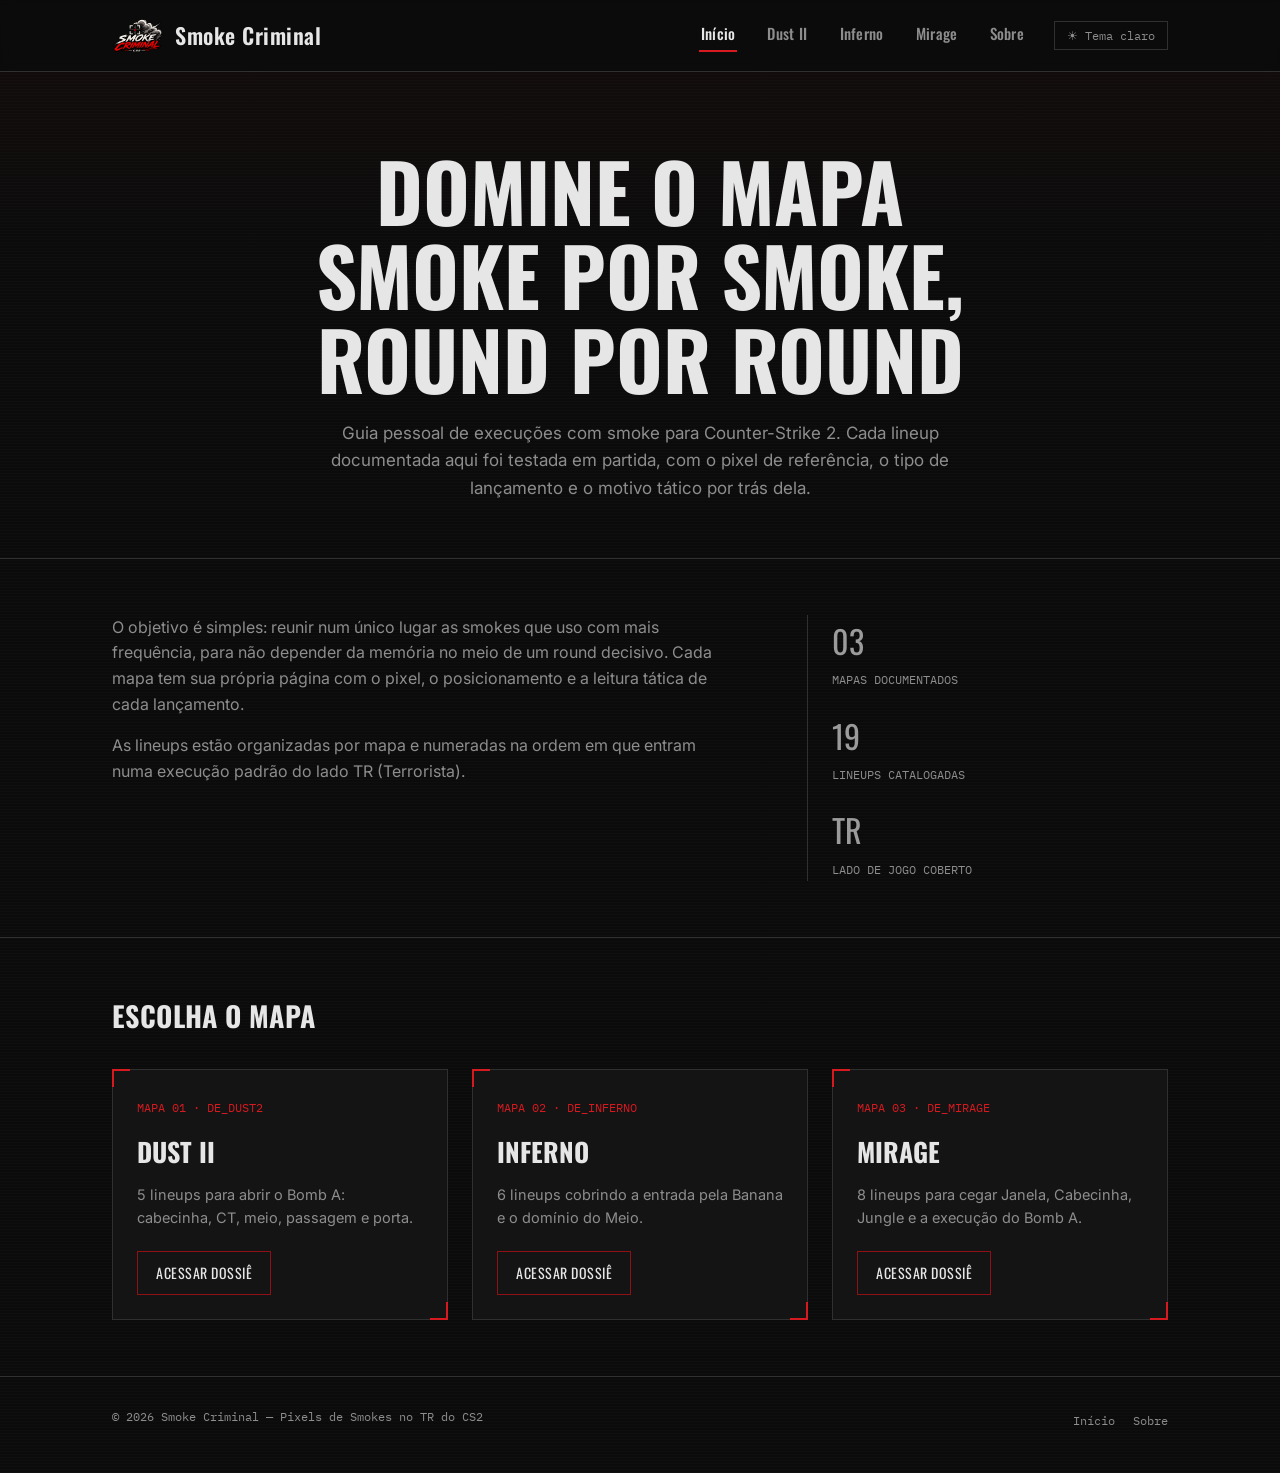
<file: index.html>
<!DOCTYPE html>
<html lang="pt-BR">
<head>
    <meta charset="UTF-8">
    <meta name="viewport" content="width=device-width, initial-scale=1.0">
    <title>Smoke Criminal — Dossiê de Smokes no CS2</title>
    <link rel="stylesheet" href="style.css">
    <script src="tema.js"></script>
</head>
<body>

    <header class="site-header">
        <div class="wrap">
            <a href="index.html" class="brand">
                <img src="Logotipo-semfundo.png" alt="Smoke Criminal">
                Smoke Criminal 
            </a>
            <nav class="main-nav">
                <ul>
                    <li><a href="index.html" class="is-active">Início</a></li>
                    <li><a href="dust.html">Dust II</a></li>
                    <li><a href="inferno.html">Inferno</a></li>
                    <li><a href="mirage.html">Mirage</a></li>
                    <li><a href="sobre.html">Sobre</a></li>
                </ul>
            </nav>
        </div>
    </header>

    <main>
        <section class="hero">
            <div class="wrap">
                <h1>Domine o mapa smoke por smoke, round por round</h1>
                <p>Guia pessoal de execuções com smoke para Counter-Strike 2. Cada lineup documentada aqui foi testada em partida, com o pixel de referência, o tipo de lançamento e o motivo tático por trás dela.</p>
            </div>
        </section>

        <section class="section">
            <div class="wrap briefing">
                <div class="lede">
                    <p>O objetivo é simples: reunir num único lugar as smokes que uso com mais frequência, para não depender da memória no meio de um round decisivo. Cada mapa tem sua própria página com o pixel, o posicionamento e a leitura tática de cada lançamento.</p>
                    <p>As lineups estão organizadas por mapa e numeradas na ordem em que entram numa execução padrão do lado TR (Terrorista).</p>
                </div>
                <div class="stat-block">
                    <div class="stat">
                        <span class="num">03</span>
                        <span class="label">MAPAS DOCUMENTADOS</span>
                    </div>
                    <div class="stat">
                        <span class="num">19</span>
                        <span class="label">LINEUPS CATALOGADAS</span>
                    </div>
                    <div class="stat">
                        <span class="num">TR</span>
                        <span class="label">LADO DE JOGO COBERTO</span>
                    </div>
                </div>
            </div>
        </section>

        <section class="section">
            <div class="wrap">
                <div class="section-head">
                    <h2>Escolha o mapa</h2>
                </div>
                <div class="map-grid">

                    <article class="map-card">
                        <span class="map-code">MAPA 01 · DE_DUST2</span>
                        <h3>Dust II</h3>
                        <p>5 lineups para abrir o Bomb A: cabecinha, CT, meio, passagem e porta.</p>
                        <a href="dust.html" class="btn">Acessar dossiê</a>
                    </article>

                    <article class="map-card">
                        <span class="map-code">MAPA 02 · DE_INFERNO</span>
                        <h3>Inferno</h3>
                        <p>6 lineups cobrindo a entrada pela Banana e o domínio do Meio.</p>
                        <a href="inferno.html" class="btn">Acessar dossiê</a>
                    </article>

                    <article class="map-card">
                        <span class="map-code">MAPA 03 · DE_MIRAGE</span>
                        <h3>Mirage</h3>
                        <p>8 lineups para cegar Janela, Cabecinha, Jungle e a execução do Bomb A.</p>
                        <a href="mirage.html" class="btn">Acessar dossiê</a>
                    </article>

                </div>
            </div>
        </section>
    </main>

    <footer class="site-footer">
        <div class="wrap">
            <p>&copy; 2026 Smoke Criminal — Pixels de Smokes no TR do CS2</p>
            <ul class="foot-nav">
                <li><a href="index.html">Início</a></li>
                <li><a href="sobre.html">Sobre</a></li>
            </ul>
        </div>
    </footer>

</body>
</html>
</file>
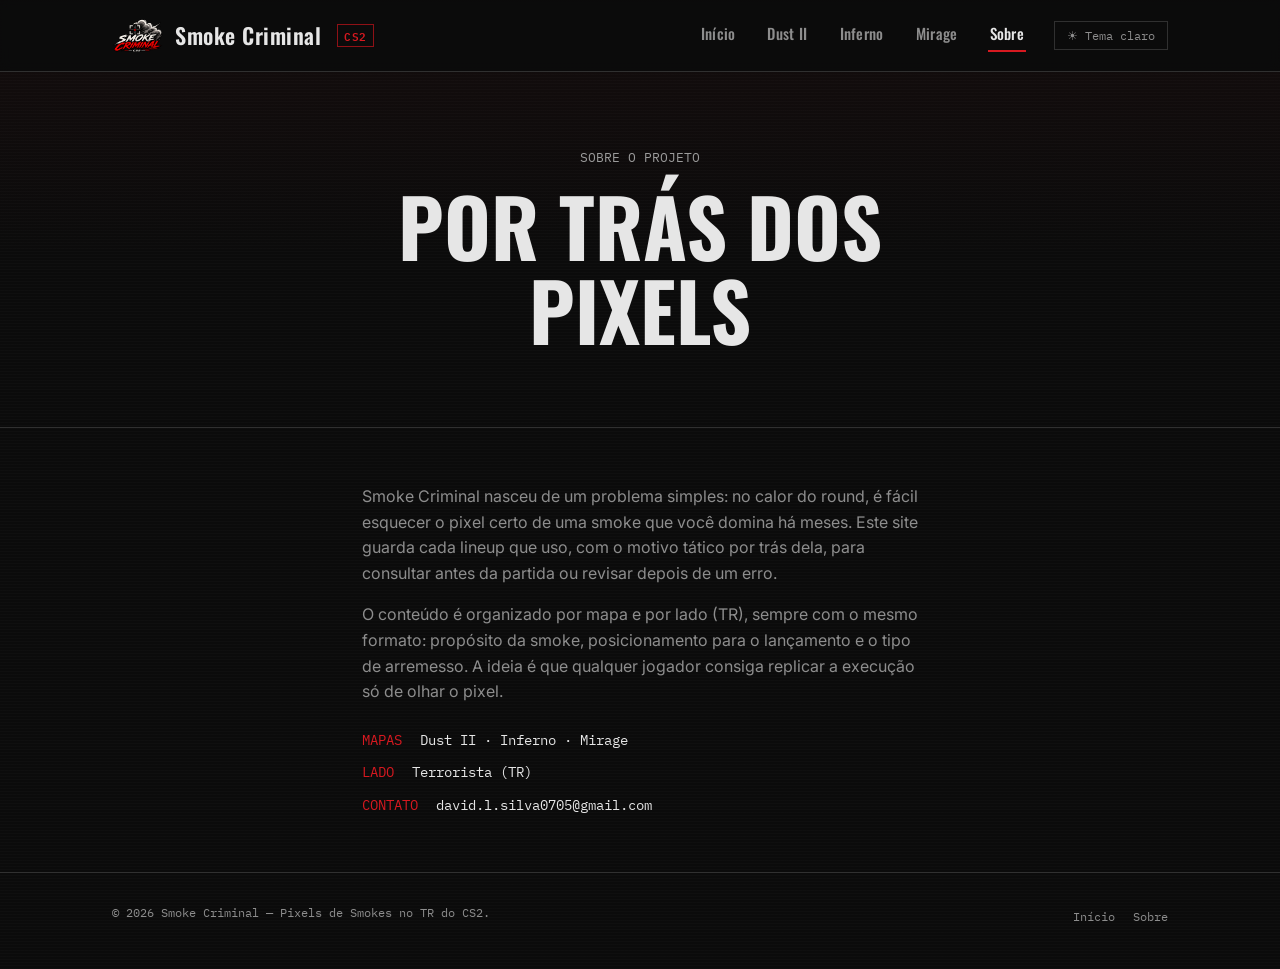
<file: sobre.html>
<!DOCTYPE html>
<html lang="pt-BR">
<head>
    <meta charset="UTF-8">
    <meta name="viewport" content="width=device-width, initial-scale=1.0">
    <title>Sobre — Smoke Criminal</title>
    <link rel="stylesheet" href="style.css">
    <script src="tema.js"></script>
</head>
<body>

    <header class="site-header">
        <div class="wrap">
            <a href="index.html" class="brand">
                <img src="Logotipo-semfundo.png" alt="Smoke Criminal">
                Smoke Criminal <span class="tag">CS2</span>
            </a>
            <nav class="main-nav">
                <ul>
                    <li><a href="index.html">Início</a></li>
                    <li><a href="dust.html">Dust II</a></li>
                    <li><a href="inferno.html">Inferno</a></li>
                    <li><a href="mirage.html">Mirage</a></li>
                    <li><a href="sobre.html" class="is-active">Sobre</a></li>
                </ul>
            </nav>
        </div>
    </header>

    <main>
        <section class="hero">
            <div class="wrap">
                <p class="eyebrow">SOBRE O PROJETO</p>
                <h1>Por trás dos Pixels</h1>
            </div>
        </section>

        <section class="section">
            <div class="wrap info-block">
                <p>Smoke Criminal nasceu de um problema simples: no calor do round, é fácil esquecer o pixel certo de uma smoke que você domina há meses. Este site guarda cada lineup que uso, com o motivo tático por trás dela, para consultar antes da partida ou revisar depois de um erro.</p>
                <p>O conteúdo é organizado por mapa e por lado (TR), sempre com o mesmo formato: propósito da smoke, posicionamento para o lançamento e o tipo de arremesso. A ideia é que qualquer jogador consiga replicar a execução só de olhar o pixel.</p>

                <ul class="contact-list">
                    <li><span>MAPAS</span> Dust II · Inferno · Mirage</li>
                    <li><span>LADO</span> Terrorista (TR)</li>
                    <li><span>CONTATO</span> david.l.silva0705@gmail.com</li>
                </ul>
            </div>
        </section>
    </main>

    <footer class="site-footer">
        <div class="wrap">
            <p>&copy; 2026 Smoke Criminal — Pixels de Smokes no TR do CS2.</p>
            <ul class="foot-nav">
                <li><a href="index.html">Início</a></li>
                <li><a href="sobre.html">Sobre</a></li>
            </ul>
        </div>
    </footer>

</body>
</html>
</file>
<file: style.css>
@import url('https://fonts.googleapis.com/css2?family=Oswald:wght@500;600;700&family=Inter:wght@400;500;600&family=IBM+Plex+Mono:wght@500;600&display=swap');

:root{
  --bg: #0b0b0b;
  --panel: #141414;
  --panel-2: #1c1c1c;
  --border: #303030;
  --red: #d71920;
  --red-dim: #8f1116;
  --gray: #9b9b9b;
  --text: #e6e6e6;
  --text-muted: #8d8d8d;
  --mono: 'IBM Plex Mono', monospace;
  --display: 'Oswald', sans-serif;
  --body: 'Inter', sans-serif;
}

*{ box-sizing: border-box; }

html{ scroll-behavior: smooth; }

body{
  margin: 0;
  background: var(--bg);
  background-image:
    linear-gradient(180deg, rgba(193,39,45,0.05), transparent 260px),
    repeating-linear-gradient(0deg, rgba(255,255,255,0.015) 0px, rgba(255,255,255,0.015) 1px, transparent 1px, transparent 3px);
  color: var(--text);
  font-family: var(--body);
  font-size: 16px;
  line-height: 1.6;
}

a{ color: inherit; text-decoration: none; }

img{ max-width: 100%; display: block; }

/* ---------- layout helpers ---------- */
.wrap{
  max-width: 1120px;
  margin: 0 auto;
  padding: 0 32px;
}

/* ---------- header / nav ---------- */
.site-header{
  border-bottom: 1px solid var(--border);
  background: rgba(11,11,11,0.92);
  position: sticky;
  top: 0;
  z-index: 20;
  backdrop-filter: blur(6px);
}

.site-header .wrap{
  display: flex;
  align-items: center;
  justify-content: space-between;
  padding-top: 18px;
  padding-bottom: 18px;
  gap: 24px;
}

.brand{
  display: flex;
  align-items: center;
  gap: 12px;
  font-family: var(--display);
  font-size: 22px;
  font-weight: 600;
  letter-spacing: 0.5px;
  color: var(--text);
}

.brand img{ height: 34px; width: auto; }

.brand .tag{
  font-family: var(--mono);
  font-size: 11px;
  color: var(--red);
  border: 1px solid var(--red-dim);
  padding: 2px 6px;
  margin-left: 4px;
}

.main-nav ul{
  list-style: none;
  display: flex;
  flex-wrap: wrap;
  gap: 28px;
  margin: 0;
  padding: 0;
}

.main-nav a{
  font-family: var(--display);
  font-size: 15px;
  font-weight: 500;
  letter-spacing: 0.3px;
  color: var(--text-muted);
  padding: 6px 2px;
  border-bottom: 2px solid transparent;
  transition: color .15s ease, border-color .15s ease;
}

.main-nav a:hover,
.main-nav a.is-active{
  color: var(--text);
  border-bottom-color: var(--red);
}

/* ---------- hero ---------- */
.hero{
  padding: 76px 0 56px;
  border-bottom: 1px solid var(--border);
  text-align: center;
}

.hero .wrap{
  display: flex;
  flex-direction: column;
  align-items: center;
}

.hero .eyebrow{
  font-family: var(--mono);
  font-size: 13px;
  color: var(--gray);
  margin: 0 0 14px;
}

.hero h1{
  font-family: var(--display);
  font-size: clamp(44px, 7vw, 80px);
  line-height: 1.05;
  margin: 0 0 20px;
  max-width: 16ch;
  text-transform: uppercase;
}

.hero p{
  max-width: 62ch;
  color: var(--text-muted);
  font-size: 17px;
  margin: 0 auto;
}

.hero-map{
  padding: 48px 0 40px;
  border-bottom: 1px solid var(--border);
  display: flex;
  align-items: flex-end;
  justify-content: space-between;
  flex-wrap: wrap;
  gap: 20px;
}

.hero-map .eyebrow{
  font-family: var(--mono);
  font-size: 13px;
  color: var(--gray);
  margin: 0 0 10px;
}

.hero-map h1{
  font-family: var(--display);
  font-size: clamp(36px, 5.5vw, 56px);
  margin: 0;
  text-transform: uppercase;
}

.hero-map .count{
  font-family: var(--mono);
  font-size: 14px;
  color: var(--text-muted);
  border: 1px solid var(--border);
  padding: 8px 14px;
}

/* ---------- section heading ---------- */
.section{
  padding: 56px 0;
  border-bottom: 1px solid var(--border);
}

.section:last-of-type{ border-bottom: none; }

.section-head{
  display: flex;
  align-items: baseline;
  justify-content: space-between;
  gap: 20px;
  margin-bottom: 30px;
  flex-wrap: wrap;
}

.section-head h2{
  font-family: var(--display);
  font-size: 28px;
  margin: 0;
  text-transform: uppercase;
  letter-spacing: 0.4px;
}

.section-head .note{
  font-family: var(--mono);
  font-size: 12px;
  color: var(--text-muted);
}

/* ---------- map select cards (home page) ---------- */
.map-grid{
  display: flex;
  flex-wrap: wrap;
  gap: 24px;
}

.map-card{
  position: relative;
  flex: 1 1 300px;
  background: var(--panel);
  border: 1px solid var(--border);
  padding: 28px 24px 24px;
}

.map-card::before,
.map-card::after,
.map-card .corner-tl,
.map-card .corner-br{
  content: "";
  position: absolute;
  width: 16px;
  height: 16px;
  border: 2px solid var(--red);
}
.map-card::before{ top: -1px; left: -1px; border-right: none; border-bottom: none; }
.map-card::after{ bottom: -1px; right: -1px; border-left: none; border-top: none; }

.map-card .map-code{
  font-family: var(--mono);
  font-size: 12px;
  color: var(--red);
  display: block;
  margin-bottom: 14px;
}

.map-card h3{
  font-family: var(--display);
  font-size: 26px;
  margin: 0 0 10px;
  text-transform: uppercase;
}

.map-card p{
  color: var(--text-muted);
  font-size: 14.5px;
  margin: 0 0 22px;
}

.btn{
  display: inline-block;
  font-family: var(--display);
  font-size: 14px;
  letter-spacing: 0.5px;
  text-transform: uppercase;
  color: var(--text);
  border: 1px solid var(--text);
  padding: 10px 18px;
  transition: background .15s ease, color .15s ease, border-color .15s ease;
}

.btn:hover{
  background: var(--red);
  border-color: var(--red);
  color: #100708;
}

.map-card .btn{
  border-color: var(--red-dim);
}
.map-card .btn:hover{
  background: var(--red);
  border-color: var(--red);
}

/* ---------- briefing intro block ---------- */
.briefing{
  display: flex;
  flex-wrap: wrap;
  gap: 32px;
  align-items: flex-start;
}

.briefing .lede{
  flex: 2 1 380px;
}

.briefing .lede p{
  max-width: 60ch;
  color: var(--text-muted);
  margin: 0 0 16px;
}

.briefing .stat-block{
  flex: 1 1 220px;
  border-left: 1px solid var(--border);
  padding-left: 24px;
  display: flex;
  flex-direction: column;
  gap: 18px;
}

.stat{
  font-family: var(--mono);
}

.stat .num{
  display: block;
  font-family: var(--display);
  font-size: 32px;
  color: var(--gray);
}

.stat .label{
  font-size: 12px;
  color: var(--text-muted);
}

/* ---------- smoke lineup cards ---------- */
.smoke-grid{
  display: flex;
  flex-wrap: wrap;
  gap: 28px;
}

.smoke-card{
  position: relative;
  flex: 1 1 340px;
  max-width: 420px;
  background: var(--panel);
  border: 1px solid var(--border);
  overflow: hidden;
}

.smoke-card .thumb{
  position: relative;
  border-bottom: 1px solid var(--border);
  aspect-ratio: 4 / 3;
  background: var(--panel-2);
  overflow: hidden;
}

.smoke-card .thumb img{
  width: 100%;
  height: 100%;
  object-fit: contain;
  cursor: zoom-in;
}

.smoke-card .tr-id{
  position: absolute;
  top: 10px;
  left: 10px;
  font-family: var(--mono);
  font-size: 12px;
  font-weight: 600;
  background: rgba(11,11,11,0.90);
  border: 1px solid var(--red);
  color: var(--red);
  padding: 3px 8px;
}

.smoke-card .throw-tag{
  position: absolute;
  top: 10px;
  right: 10px;
  font-family: var(--mono);
  font-size: 10.5px;
  background: rgba(11,11,11,0.90);
  border: 1px solid var(--gray);
  color: var(--gray);
  padding: 3px 8px;
}

.smoke-card .body{
  padding: 18px 20px 22px;
}

.smoke-card h3{
  font-family: var(--display);
  font-size: 19px;
  margin: 0 0 12px;
  text-transform: uppercase;
  border-bottom: 1px solid var(--border);
  padding-bottom: 10px;
}

.smoke-card .field{
  margin: 0 0 12px;
}

.smoke-card .field:last-child{ margin-bottom: 0; }

.smoke-card .field .k{
  display: block;
  font-family: var(--mono);
  font-size: 10.5px;
  color: var(--red);
  margin-bottom: 4px;
}

.smoke-card .field .v{
  margin: 0;
  font-size: 13.5px;
  color: var(--text-muted);
}

/* ---------- lightbox (amplia a imagem ao clicar) ---------- */
.lightbox{
  display: none;
  position: fixed;
  inset: 0;
  background: rgba(0,0,0,0.92);
  z-index: 100;
  align-items: center;
  justify-content: center;
  padding: 24px;
}

.lightbox.active{
  display: flex;
}

.lightbox img{
  max-width: 90vw;
  max-height: 85vh;
  border: 2px solid var(--red);
}

.lightbox-close{
  position: absolute;
  top: 20px;
  right: 28px;
  font-family: var(--display);
  font-size: 38px;
  color: var(--text);
  cursor: pointer;
  line-height: 1;
}

.lightbox-close:hover{ color: var(--red); }

/* ---------- footer ---------- */
.site-footer{
  border-top: 1px solid var(--border);
  padding: 30px 0 40px;
}

.site-footer .wrap{
  display: flex;
  justify-content: space-between;
  flex-wrap: wrap;
  gap: 14px;
}

.site-footer p{
  margin: 0;
  font-family: var(--mono);
  font-size: 12px;
  color: var(--text-muted);
}

.site-footer .foot-nav{
  display: flex;
  gap: 18px;
  list-style: none;
  padding: 0;
  margin: 0;
}

.site-footer .foot-nav a{
  font-family: var(--mono);
  font-size: 12px;
  color: var(--text-muted);
  border-bottom: 1px solid transparent;
}

.site-footer .foot-nav a:hover{
  color: var(--text);
  border-bottom-color: var(--red);
}

/* ---------- contact / sobre page ---------- */
.info-block{
  max-width: 62ch;
}

.info-block p{ color: var(--text-muted); margin: 0 0 16px; }

.info-block .contact-list{
  list-style: none;
  padding: 0;
  margin: 24px 0 0;
  display: flex;
  flex-direction: column;
  gap: 10px;
  font-family: var(--mono);
  font-size: 14px;
}

.info-block .contact-list span{ color: var(--red); margin-right: 10px; }

/* ---------- responsive ---------- */
@media (max-width: 720px){
  .wrap{ padding: 0 20px; }
  .site-header .wrap{ flex-direction: column; align-items: flex-start; gap: 14px; }
  .main-nav ul{ gap: 18px; }
  .hero{ padding: 52px 0 40px; }
  .section{ padding: 40px 0; }
  .briefing .stat-block{ border-left: none; border-top: 1px solid var(--border); padding-left: 0; padding-top: 20px; flex-direction: row; flex-wrap: wrap; }
}

/* ---------- filtro por tipo de arremesso ---------- */
.filter-bar{
  display: flex;
  flex-wrap: wrap;
  align-items: center;
  gap: 10px;
  margin-bottom: 28px;
}

.filter-btn{
  font-family: var(--mono);
  font-size: 12px;
  color: var(--text-muted);
  background: transparent;
  border: 1px solid var(--border);
  padding: 8px 14px;
  cursor: pointer;
  transition: color .15s ease, border-color .15s ease, background .15s ease;
}

.filter-btn:hover{
  color: var(--text);
  border-color: var(--gray);
}

.filter-btn.active{
  color: var(--text);
  background: var(--panel);
  border-color: var(--red);
}

.filter-btn:focus-visible{
  outline: 2px solid var(--red);
  outline-offset: 2px;
}

.filter-count{
  margin-left: auto;
  font-family: var(--mono);
  font-size: 12px;
  color: var(--text-muted);
}

.smoke-card[hidden]{ display: none; }

/* ---------- botão de alternar tema ---------- */
.theme-toggle{
  font-family: var(--mono);
  font-size: 12px;
  color: var(--text-muted);
  background: transparent;
  border: 1px solid var(--border);
  padding: 6px 12px;
  cursor: pointer;
  transition: color .15s ease, border-color .15s ease;
}

.theme-toggle:hover{
  color: var(--text);
  border-color: var(--red);
}

.theme-toggle:focus-visible{
  outline: 2px solid var(--red);
  outline-offset: 2px;
}

/* ---------- tema claro ---------- */
html[data-theme="light"]{
  --bg: #f4f4f1;
  --panel: #ffffff;
  --panel-2: #ebebe7;
  --border: #cfcfca;
  --red: #c4121a;
  --red-dim: #e3a5a8;
  --gray: #55555a;
  --text: #1a1a1a;
  --text-muted: #55555a;
}

html[data-theme="light"] body{
  background-image: linear-gradient(180deg, rgba(193,39,45,0.07), transparent 260px);
}

html[data-theme="light"] .site-header{
  background: rgba(244,244,241,0.92);
}

html[data-theme="light"] .smoke-card .tr-id,
html[data-theme="light"] .smoke-card .throw-tag{
  background: rgba(255,255,255,0.92);
}

/* o fundo da imagem ampliada continua escuro nos dois temas */
html[data-theme="light"] .lightbox-close{
  color: #e6e6e6;
}
</file>
